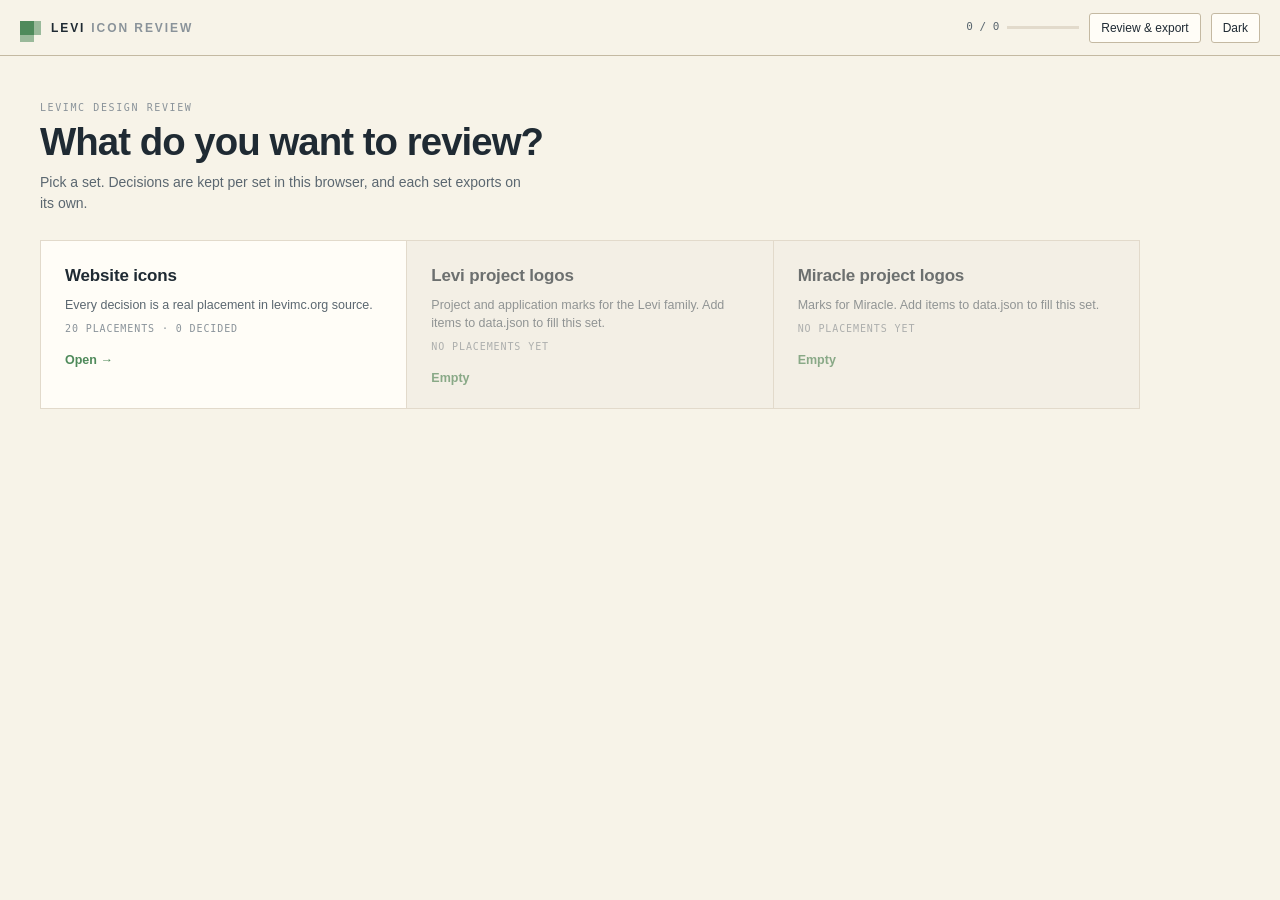
<file: index.html>
<!doctype html>
<html lang="en" data-theme="light">
<head>
<meta charset="utf-8">
<meta name="viewport" content="width=device-width, initial-scale=1">
<title>LeviMC icon review</title>
<meta name="description" content="Compare current icons and logos with the proposed replacements, one placement at a time.">
<meta name="theme-color" content="#f7f3e8">
<link rel="icon" href="assets/favicon.svg" type="image/svg+xml">
<link rel="stylesheet" href="styles.css?v=5">
<script src="app.js?v=5" defer></script>
</head>
<body>
<div class="app">
  <header class="topbar">
    <button class="brand" id="brand" type="button" title="Back to the sets">
      <span class="brand-mark" aria-hidden="true"></span>
      <span class="brand-text">LEVI<b>ICON REVIEW</b></span>
    </button>

    <nav class="groups" id="groups" aria-label="Sections"></nav>

    <div class="tools">
      <div class="progress" title="Decisions made">
        <span id="progress-count">0 / 0</span>
        <span class="progress-bar" aria-hidden="true"><i id="progress-fill"></i></span>
      </div>
      <button class="btn ghost sm" id="summary-btn" type="button">Review &amp; export</button>
      <button class="btn ghost sm" id="theme-btn" type="button" aria-pressed="false" title="Switch preview surface">
        <span id="theme-label">Dark</span>
      </button>
    </div>
  </header>

  <main class="body" id="body">
    <section class="start" id="start"></section>
    <aside class="rail" id="rail" aria-label="Placements"></aside>
    <section class="stage" id="stage" aria-live="polite"></section>
  </main>
</div>

<div class="sheet" id="sheet" hidden>
  <div class="sheet-panel" role="dialog" aria-modal="true" aria-labelledby="sheet-title">
    <header class="sheet-head">
      <div>
        <p class="eyebrow">Decision sheet</p>
        <h2 id="sheet-title">What you picked</h2>
      </div>
      <button class="btn ghost sm" id="sheet-close" type="button">Close</button>
    </header>
    <div class="sheet-body" id="sheet-body"></div>
    <footer class="sheet-foot">
      <p class="hint" id="sheet-hint"></p>
      <div class="sheet-actions">
        <button class="btn ghost sm" id="export-json" type="button">JSON</button>
        <button class="btn ghost sm" id="export-csv" type="button">CSV</button>
        <button class="btn ghost sm" id="export-md" type="button">Markdown</button>
        <button class="btn ghost sm" id="export-txt" type="button">TXT</button>
        <button class="btn ghost sm danger" id="reset" type="button">Reset</button>
      </div>
    </footer>
  </div>
</div>
</body>
</html>
</file>
<file: styles.css>
/* LeviMC icon review — landscape-first, no page scroll, hairline structure. */

:root {
  --canvas: #f7f3e8;
  --surface: #fffdf7;
  --surface-2: #f1ecdf;
  --ink: #1f2a33;
  --muted: #5b6770;
  --faint: #8a939a;
  --line: #e2dacb;
  --line-2: #c4b9a2;
  --primary: #4f8a5b;
  --on-primary: #ffffff;
  --danger: #a4482c;
  --radius: 3px;
  --mono: ui-monospace, SFMono-Regular, "SF Mono", Menlo, Consolas, monospace;
  --sans: "Inter", -apple-system, BlinkMacSystemFont, "Segoe UI", Roboto, Helvetica, Arial, sans-serif;
}

[data-theme="oled"] {
  --canvas: #0b1015;
  --surface: #0f161c;
  --surface-2: #131c23;
  --ink: #e9eff3;
  --muted: #9aa8b2;
  --faint: #6d7c87;
  --line: #1d2830;
  --line-2: #2c3a45;
  --primary: #6aa87a;
  --on-primary: #08120c;
  --danger: #d98a7a;
}

* { box-sizing: border-box; }

html, body {
  height: 100%;
  margin: 0;
  overflow: hidden;
}

body {
  background: var(--canvas);
  color: var(--ink);
  font: 14px/1.5 var(--sans);
  -webkit-font-smoothing: antialiased;
}

button { font: inherit; color: inherit; }

code, .mono { font-family: var(--mono); font-size: 11.5px; }

/* ---------------------------------------------------------------- shell */

.app {
  display: grid;
  grid-template-rows: auto 1fr;
  height: 100dvh;
}

.topbar {
  display: flex;
  align-items: center;
  gap: 22px;
  padding: 0 20px;
  height: 56px;
  border-bottom: 1px solid var(--line-2);
  background: var(--canvas);
}

.brand {
  display: flex;
  align-items: center;
  gap: 10px;
  flex: none;
  background: none;
  border: 0;
  padding: 0;
  cursor: pointer;
  color: inherit;
}

.brand:hover .brand-text b { color: var(--muted); }

.brand-mark {
  width: 14px;
  height: 14px;
  background: var(--primary);
  box-shadow:
    7px 0 0 color-mix(in srgb, var(--primary) 55%, transparent),
    0 7px 0 color-mix(in srgb, var(--primary) 55%, transparent);
  margin-right: 7px;
}

.brand-text {
  font-size: 12px;
  letter-spacing: 0.16em;
  font-weight: 600;
}

.brand-text b {
  color: var(--faint);
  font-weight: 600;
  margin-left: 6px;
}

.groups {
  display: flex;
  gap: 2px;
  overflow-x: auto;
  scrollbar-width: none;
  flex: 1 1 auto;
  min-width: 0;
}

.groups::-webkit-scrollbar { display: none; }

.groups button {
  flex: none;
  background: none;
  border: 1px solid transparent;
  border-radius: 999px;
  padding: 5px 12px;
  font-size: 12.5px;
  color: var(--muted);
  cursor: pointer;
  white-space: nowrap;
}

.groups button:hover { color: var(--ink); }

.groups button[aria-current="true"] {
  color: var(--ink);
  border-color: var(--line-2);
  background: var(--surface);
}

.tools {
  display: flex;
  align-items: center;
  gap: 10px;
  flex: none;
}

.progress {
  display: flex;
  align-items: center;
  gap: 8px;
  font-family: var(--mono);
  font-size: 11px;
  color: var(--muted);
}

.progress-bar {
  display: block;
  width: 72px;
  height: 3px;
  background: var(--line);
  overflow: hidden;
}

.progress-bar i {
  display: block;
  height: 100%;
  width: 0;
  background: var(--primary);
  transition: width 0.18s ease;
}

.btn {
  border: 1px solid var(--line-2);
  background: var(--surface);
  color: var(--ink);
  border-radius: var(--radius);
  padding: 8px 16px;
  font-size: 13px;
  cursor: pointer;
  transition: background 0.12s ease, border-color 0.12s ease, color 0.12s ease;
}

.btn:hover { border-color: var(--ink); }

.btn.sm { padding: 5px 11px; font-size: 12px; }

.btn.primary {
  background: var(--primary);
  border-color: var(--primary);
  color: var(--on-primary);
  font-weight: 600;
}

.btn.primary:hover { filter: brightness(1.07); }

.btn.danger { color: var(--danger); border-color: color-mix(in srgb, var(--danger) 40%, var(--line-2)); }

.btn:disabled { opacity: 0.45; cursor: not-allowed; }

/* ---------------------------------------------------------------- body */

.body {
  display: grid;
  grid-template-columns: 312px 1fr;
  min-height: 0;
}

.rail {
  border-right: 1px solid var(--line);
  overflow-y: auto;
  overscroll-behavior: contain;
  padding: 6px 0 40px;
}

.rail-group {
  padding: 16px 18px 6px;
  font-family: var(--mono);
  font-size: 10px;
  letter-spacing: 0.14em;
  text-transform: uppercase;
  color: var(--faint);
}

.row {
  display: grid;
  grid-template-columns: 34px 1fr 10px;
  align-items: center;
  gap: 12px;
  width: 100%;
  padding: 9px 18px;
  border: 0;
  border-left: 2px solid transparent;
  background: none;
  text-align: left;
  cursor: pointer;
}

.row:hover { background: var(--surface-2); }

.row[aria-current="true"] {
  background: var(--surface);
  border-left-color: var(--primary);
}

.row-thumb {
  display: grid;
  place-items: center;
  width: 34px;
  height: 34px;
  border: 1px solid var(--line);
  background: var(--surface);
}

.row[aria-current="true"] .row-thumb { border-color: var(--line-2); }

.row-title { display: block; font-size: 13.5px; }

.row-ref {
  display: block;
  font-family: var(--mono);
  font-size: 10px;
  color: var(--faint);
  margin-top: 2px;
}

.row-dot {
  width: 6px;
  height: 6px;
  border-radius: 50%;
  border: 1px solid var(--line-2);
}

.row-dot[data-state="set"] { background: var(--primary); border-color: var(--primary); }

.row-dot[data-state="keep"] { background: var(--faint); border-color: var(--faint); }

/* ---------------------------------------------------------------- stage */

.stage {
  display: grid;
  grid-template-rows: auto 1fr auto;
  min-height: 0;
  padding: 22px 30px 20px;
  gap: 16px;
}

.stage-head {
  display: flex;
  align-items: flex-end;
  justify-content: space-between;
  gap: 20px;
  padding-bottom: 14px;
  border-bottom: 1px solid var(--line);
}

.eyebrow {
  margin: 0 0 6px;
  font-family: var(--mono);
  font-size: 10px;
  letter-spacing: 0.16em;
  text-transform: uppercase;
  color: var(--faint);
}

.stage-head h1 {
  margin: 0;
  font-size: clamp(20px, 2.1vw, 30px);
  line-height: 1.1;
  letter-spacing: -0.02em;
  font-weight: 600;
}

.stage-meta {
  margin: 8px 0 0;
  display: flex;
  gap: 12px;
  align-items: center;
  color: var(--faint);
  font-size: 11.5px;
}

.stage-meta code { color: var(--muted); }

.counter {
  font-family: var(--mono);
  font-size: 12px;
  color: var(--faint);
  white-space: nowrap;
}

.counter b { color: var(--ink); font-weight: 600; }

/* compare */

.compare {
  display: grid;
  grid-template-columns: minmax(0, 1fr) minmax(0, 1.25fr);
  gap: 1px;
  background: var(--line);
  border: 1px solid var(--line);
  min-height: 0;
}

.pane {
  display: grid;
  grid-template-rows: auto 1fr auto;
  min-height: 0;
  background: var(--surface);
  padding: 14px 18px 16px;
}

.pane-prop { background: var(--canvas); }

.pane-label {
  display: flex;
  align-items: baseline;
  gap: 8px;
  margin: 0;
  font-family: var(--mono);
  font-size: 10px;
  letter-spacing: 0.14em;
  text-transform: uppercase;
  color: var(--faint);
}

.pane-label b {
  font-family: var(--sans);
  letter-spacing: 0;
  text-transform: none;
  font-size: 12.5px;
  color: var(--ink);
  font-weight: 500;
}

.big {
  display: grid;
  place-items: center;
  min-height: 0;
  padding: 8px 0;
}

.big .sprite,
.big .cand,
.big .mask {
  width: clamp(64px, 15vh, 150px);
  height: clamp(64px, 15vh, 150px);
}

.sprite {
  display: block;
  image-rendering: pixelated;
}

.cand { display: block; }

/* currentColor sprites render black inside <img>; flip them on the dark surface */
[data-theme="oled"] .sprite.mono { filter: invert(1); }

.mask {
  display: block;
  background: linear-gradient(142deg, var(--tint-a) 0%, var(--tint-b) 54%, var(--tint-c) 100%);
  -webkit-mask: var(--src) center / contain no-repeat;
  mask: var(--src) center / contain no-repeat;
}

/* size ladder */

.ladder {
  display: grid;
  grid-template-columns: repeat(4, 1fr);
  border-top: 1px solid var(--line);
  margin-top: 10px;
}

.ladder div {
  display: grid;
  place-items: center;
  gap: 6px;
  padding: 10px 4px 2px;
  border-left: 1px solid var(--line);
}

.ladder div:first-child { border-left: 0; }

.ladder span {
  font-family: var(--mono);
  font-size: 9.5px;
  color: var(--faint);
}

/* tray */

.tray {
  display: flex;
  align-items: center;
  gap: 14px;
  padding-top: 2px;
  min-height: 54px;
}

.chip-group {
  display: flex;
  gap: 8px;
  margin: 0 auto;
  overflow-x: auto;
  scrollbar-width: none;
}

.chip-group::-webkit-scrollbar { display: none; }

.chip {
  display: flex;
  align-items: center;
  gap: 11px;
  padding: 8px 12px 8px 8px;
  border: 1px solid var(--line);
  background: var(--surface);
  border-radius: var(--radius);
  cursor: pointer;
  white-space: nowrap;
  flex: none;
  transition: border-color 0.12s ease, background 0.12s ease, transform 0.12s ease;
}

.chip:hover { border-color: var(--line-2); transform: translateY(-1px); }

.chip:focus-visible { outline: 2px solid var(--primary); outline-offset: 2px; }

.chip[aria-pressed="true"] {
  border-color: var(--primary);
  box-shadow: inset 0 0 0 1px var(--primary);
}

.chip.is-chosen { background: color-mix(in srgb, var(--primary) 9%, var(--surface)); }

.chip-ic {
  display: grid;
  place-items: center;
  width: 34px;
  height: 34px;
  border: 1px solid var(--line);
  background: var(--canvas);
  border-radius: 2px;
}

.chip-body { display: grid; gap: 1px; text-align: left; }

.chip-name { font-size: 13px; line-height: 1.25; }

.chip-tag {
  font-family: var(--mono);
  font-size: 9px;
  letter-spacing: 0.1em;
  text-transform: uppercase;
  color: var(--faint);
}

.chip[data-verdict="best"] .chip-tag { color: var(--primary); }

.chip-check { color: var(--primary); flex: none; margin-left: 2px; }

.tray-actions {
  display: flex;
  align-items: center;
  gap: 8px;
  flex: none;
}

/* ---------------------------------------------------------------- sheet */

.sheet {
  position: fixed;
  inset: 0;
  background: color-mix(in srgb, var(--ink) 46%, transparent);
  display: flex;
  align-items: center;
  justify-content: center;
  z-index: 20;
}

.sheet[hidden] { display: none; }

.sheet-panel {
  width: min(920px, 92vw);
  height: min(860px, 90vh);
  display: grid;
  grid-template-rows: auto minmax(0, 1fr) auto;
  background: var(--canvas);
  border: 1px solid var(--line-2);
}

.sheet-head {
  display: flex;
  align-items: flex-start;
  justify-content: space-between;
  gap: 16px;
  padding: 20px 24px 16px;
  border-bottom: 1px solid var(--line);
}

.sheet-head h2 {
  margin: 0;
  font-size: 22px;
  letter-spacing: -0.02em;
  font-weight: 600;
}

.sheet-body {
  min-height: 0;
  overflow-y: auto;
  overscroll-behavior: contain;
  padding: 4px 24px 16px;
}

.sheet-row {
  display: grid;
  grid-template-columns: 1fr 42px 42px 120px;
  align-items: center;
  gap: 14px;
  padding: 10px 0;
  border-bottom: 1px solid var(--line);
}

.sheet-row:last-child { border-bottom: 0; }

.sheet-row h3 { margin: 0; font-size: 13.5px; font-weight: 500; }

.sheet-row p {
  margin: 2px 0 0;
  font-family: var(--mono);
  font-size: 10px;
  color: var(--faint);
}

.sheet-row .cell { display: grid; place-items: center; }

.sheet-row .picked {
  font-family: var(--mono);
  font-size: 11px;
  color: var(--muted);
  text-align: right;
}

.sheet-row .picked b { color: var(--ink); font-weight: 600; }

.sheet-foot {
  display: flex;
  align-items: center;
  justify-content: space-between;
  gap: 16px;
  padding: 14px 24px;
  border-top: 1px solid var(--line);
}

.sheet-actions { display: flex; gap: 6px; flex-wrap: wrap; justify-content: flex-end; }

.hint {
  margin: 0;
  font-size: 11.5px;
  color: var(--faint);
}

.empty {
  padding: 40px 20px;
  color: var(--faint);
  font-size: 13px;
  text-align: center;
}

.kbd {
  font-family: var(--mono);
  font-size: 10px;
  border: 1px solid var(--line-2);
  border-bottom-width: 2px;
  border-radius: 3px;
  padding: 1px 5px;
  color: var(--muted);
  margin: 0 2px;
}

/* ---------------------------------------------------------------- narrow */

@media (max-width: 1080px) {
  .body { grid-template-columns: 250px 1fr; }
  .compare { grid-template-columns: 1fr 1fr; }
  .groups { display: none; }
}

@media (max-width: 760px), (orientation: portrait) and (max-width: 900px) {
  html, body { overflow: auto; height: auto; }
  .topbar { gap: 10px; padding: 0 12px; }
  .brand-text { display: none; }
  .progress-bar { display: none; }
  .big .sprite, .big .cand, .big .mask { width: clamp(56px, 11vh, 96px); height: clamp(56px, 11vh, 96px); }
  .stage-head h1 { font-size: 22px; }
  .app { height: auto; min-height: 100dvh; grid-template-rows: auto auto; }
  .body { grid-template-columns: 1fr; }
  .rail {
    display: flex;
    gap: 6px;
    overflow-x: auto;
    border-right: 0;
    border-bottom: 1px solid var(--line);
    padding: 10px 12px;
  }
  .rail-group { display: none; }
  .row { width: auto; flex: none; border-left: 0; border-bottom: 2px solid transparent; padding: 8px 10px; }
  .row[aria-current="true"] { border-left: 0; border-bottom-color: var(--primary); }
  .row-ref { display: none; }
  .row-text .row-title { white-space: nowrap; }
  .stage { padding: 16px; }
  .compare { grid-template-columns: 1fr; }
  .tray { flex-wrap: wrap; }
  .sheet-row { grid-template-columns: 1fr 42px 42px; }
  .sheet-row .picked { grid-column: 1 / -1; text-align: left; }
}

/* ---------------------------------------------------------------- start screen */

.body.is-start { grid-template-columns: 1fr; }

.body.is-start .rail,
.body.is-start .stage { display: none; }

.start { display: none; overflow-y: auto; padding: 44px 40px 60px; }

.body.is-start .start { display: block; }

.start-head { max-width: 760px; margin-bottom: 26px; }

.start-head h1 {
  margin: 0 0 10px;
  font-size: clamp(26px, 3vw, 40px);
  line-height: 1.08;
  letter-spacing: -0.025em;
  font-weight: 600;
}

.start-copy { margin: 0; color: var(--muted); max-width: 62ch; }

.start-grid {
  display: grid;
  grid-template-columns: repeat(auto-fill, minmax(290px, 1fr));
  gap: 1px;
  background: var(--line);
  border: 1px solid var(--line);
  max-width: 1100px;
}

.set-card {
  display: grid;
  align-content: start;
  gap: 7px;
  padding: 22px 24px 20px;
  background: var(--surface);
  border: 0;
  text-align: left;
  cursor: pointer;
  transition: background 0.12s ease;
}

.set-card:hover:not(:disabled) { background: var(--surface-2); }

.set-card:disabled { cursor: not-allowed; opacity: 0.6; }

.set-name { font-size: 17px; font-weight: 600; letter-spacing: -0.01em; }

.set-note { font-size: 12.5px; color: var(--muted); line-height: 1.45; }

.set-meta {
  font-family: var(--mono);
  font-size: 10px;
  letter-spacing: 0.09em;
  text-transform: uppercase;
  color: var(--faint);
}

.set-go { margin-top: 8px; font-size: 12.5px; font-weight: 600; color: var(--primary); }

@media (max-width: 760px), (orientation: portrait) and (max-width: 900px) {
  .start { padding: 24px 16px 40px; }
  .chip-group { margin: 0; }
}
</file>
